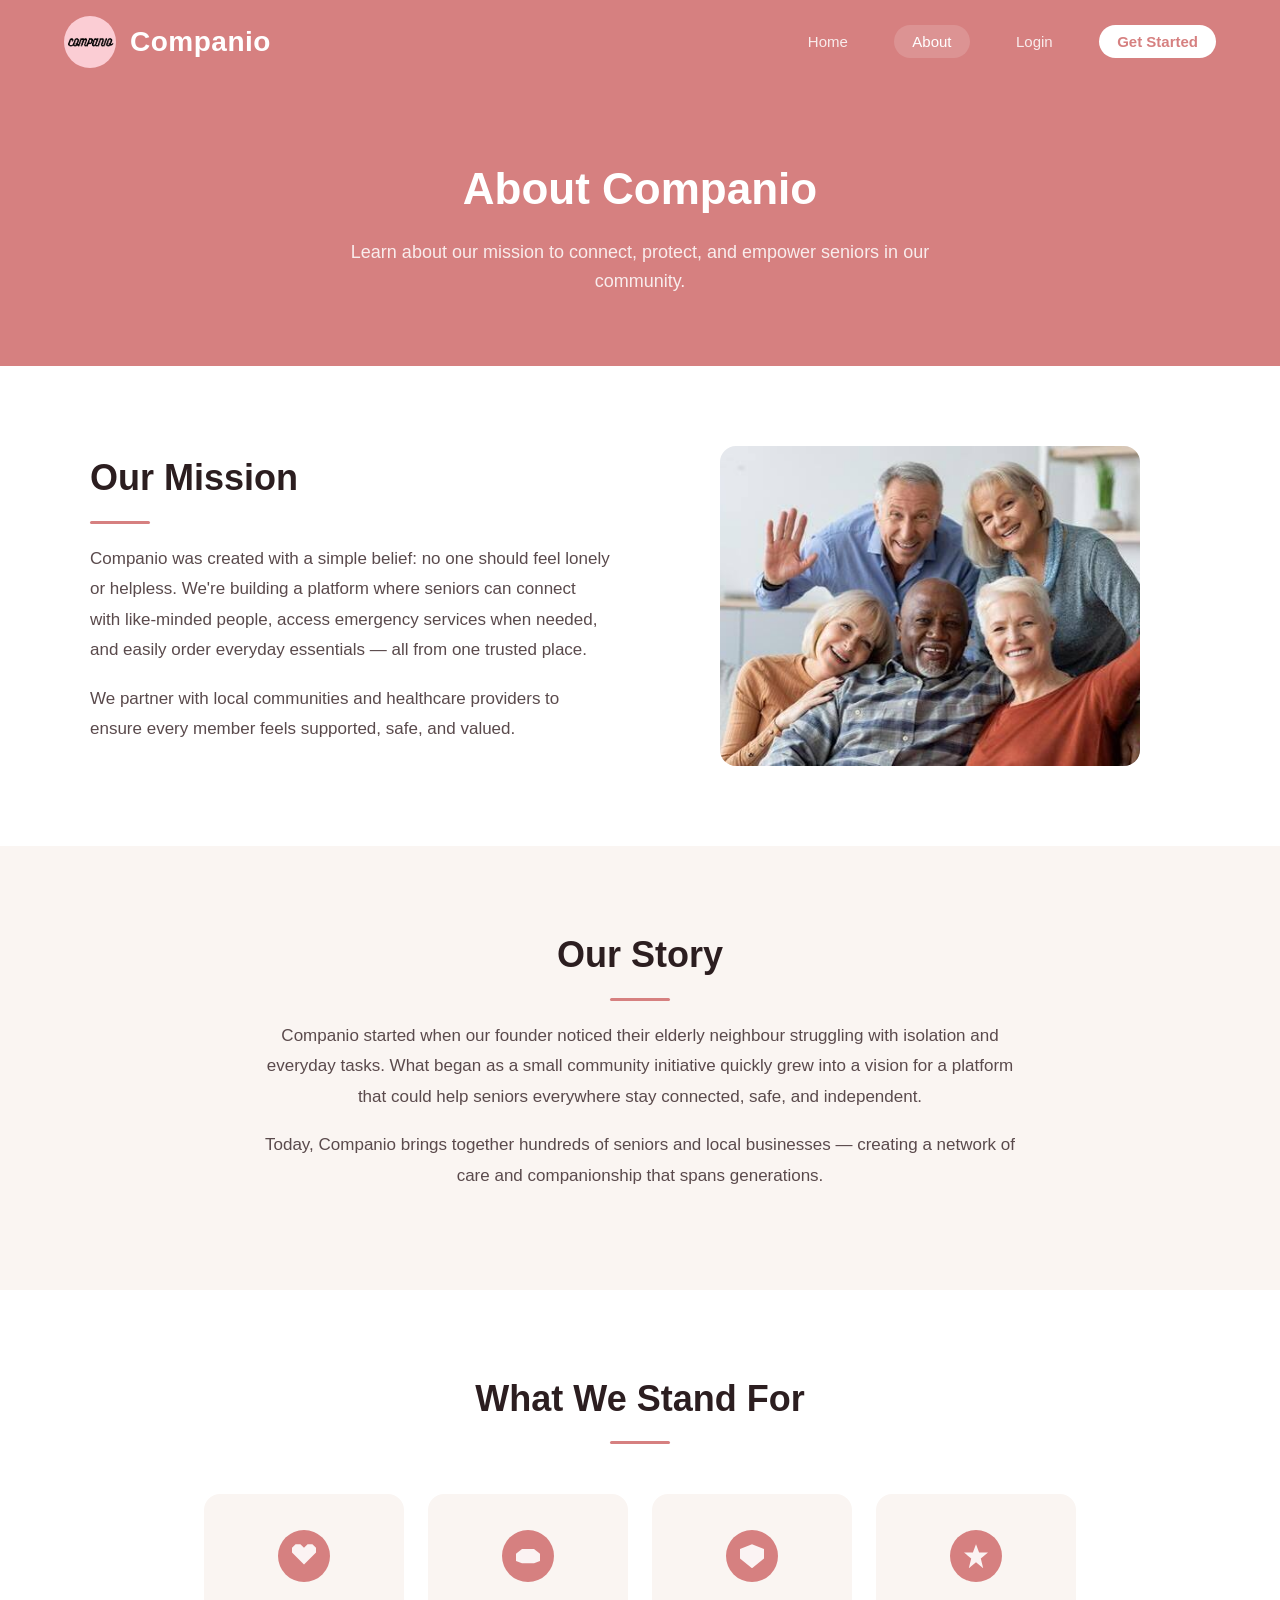
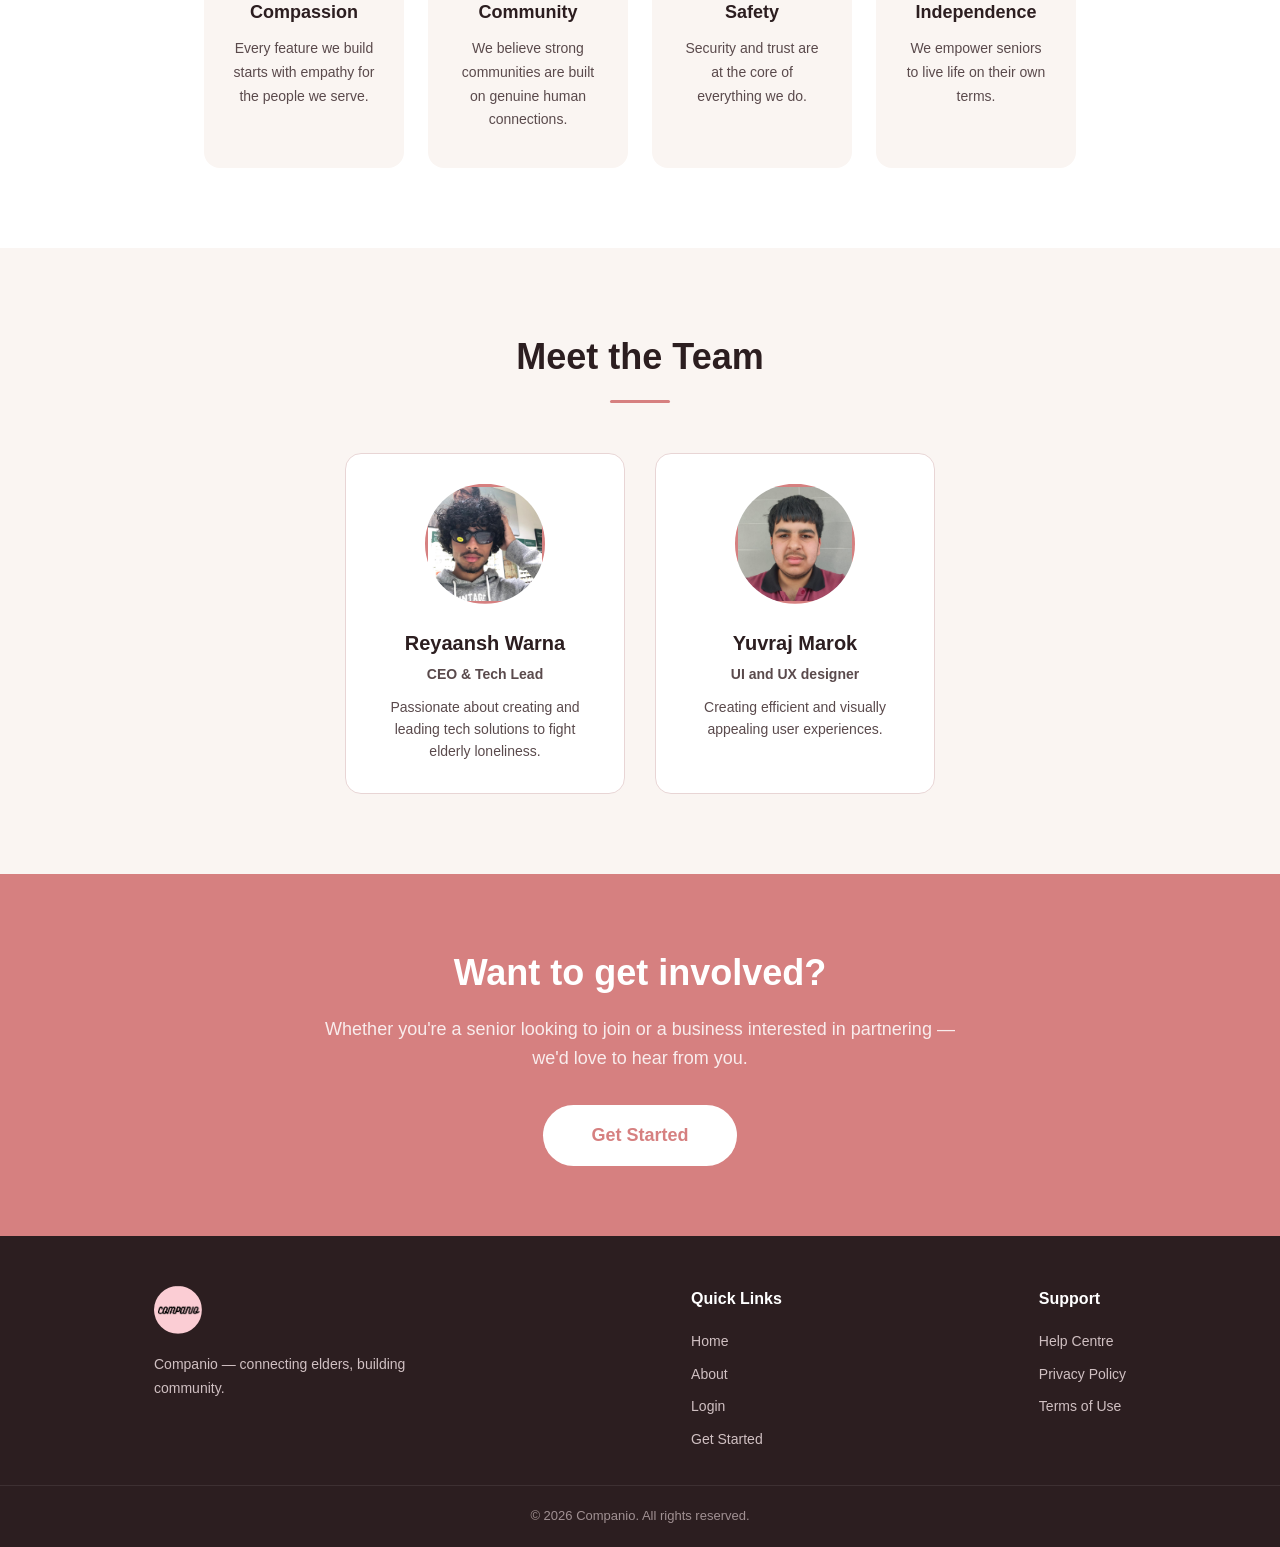
<file: About-Page/about.html>
<!DOCTYPE html>
<html lang="en">
<head>
    <meta charset="UTF-8">
    <meta name="viewport" content="width=device-width, initial-scale=1.0">
    <title>About — Companio</title>
    <link rel="stylesheet" href="about.css">
    <link rel="icon" type="image/x-icon" href="../Assets/Companio Favicon.png">
    <script src="about.js" defer></script>
</head>
<body>

    
    <header>
        <div class="logo-area">
            <img src="../Assets/Companio (1).png" alt="Companio Logo" class="circle-clip">
            <h1>Companio</h1>
        </div>
        <nav>
            <a href="../index.html">Home</a>
            <a href="#" class="active">About</a>
            <a href="../Login-Page/Login.html">Login</a>
            <a href="../Get-Started/Get-started.html" class="cta-btn">Get Started</a>
        </nav>
    </header>

    <section class="page-banner">
        <h1>About Companio</h1>
        <p>Learn about our mission to connect, protect, and empower seniors in our community.</p>
    </section>

    <section class="mission">
        <div class="mission-content">
            <div class="mission-text">
                <h2>Our Mission</h2>
                <p>Companio was created with a simple belief: no one should feel lonely or helpless. We're building a platform where seniors can connect with like-minded people, access emergency services when needed, and easily order everyday essentials — all from one trusted place.</p>
                <p>We partner with local communities and healthcare providers to ensure every member feels supported, safe, and valued.</p>
            </div>
            <div class="mission-image">
                <img src="../Assets/old_people_together_3.jpeg" alt="Seniors together" class="rounded-img">
            </div>
        </div>
    </section>

    <section class="story">
        <h2>Our Story</h2>
        <p>Companio started when our founder noticed their elderly neighbour struggling with isolation and everyday tasks. What began as a small community initiative quickly grew into a vision for a platform that could help seniors everywhere stay connected, safe, and independent.</p>
        <p>Today, Companio brings together hundreds of seniors and local businesses — creating a network of care and companionship that spans generations.</p>
    </section>

    <section class="values">
        <h2>What We Stand For</h2>
        <div class="values-grid">
            <div class="value-card">
                <div class="value-icon icon-heart"></div>
                <h3>Compassion</h3>
                <p>Every feature we build starts with empathy for the people we serve.</p>
            </div>
            <div class="value-card">
                <div class="value-icon icon-handshake"></div>
                <h3>Community</h3>
                <p>We believe strong communities are built on genuine human connections.</p>
            </div>
            <div class="value-card">
                <div class="value-icon icon-shield"></div>
                <h3>Safety</h3>
                <p>Security and trust are at the core of everything we do.</p>
            </div>
            <div class="value-card">
                <div class="value-icon icon-star"></div>
                <h3>Independence</h3>
                <p>We empower seniors to live life on their own terms.</p>
            </div>
        </div>
    </section>

    <section class="team">
        <h2>Meet the Team</h2>
        <div class="team-grid">
            <div class="team-card">
                <img src="../Assets/Reyaansh_Warna.jpeg" alt="Founder" class="team-img">
                <h3>Reyaansh Warna</h3>
                <p class="team-role">CEO & Tech Lead</p>
                <p>Passionate about creating and leading tech solutions to fight elderly loneliness.</p>
            </div>
            <div class="team-card">
                <img src="../Assets/Yuvraj_Marok.jpeg" alt="Community Lead" class="team-img">
                <h3>Yuvraj Marok</h3>
                <p class="team-role">UI and UX designer</p>
                <p>Creating efficient and visually appealing user experiences.</p>
            </div>
        </div>
    </section>

    <section class="cta-section">
        <h2>Want to get involved?</h2>
        <p>Whether you're a senior looking to join or a business interested in partnering — we'd love to hear from you.</p>
        <a href="../Get-Started/Get-started.html" class="btn btn-primary btn-lg">Get Started</a>
    </section>


    <footer>
        <div class="footer-content">
            <div class="footer-brand">
                <img src="../Assets/Companio (1).png" alt="Companio Logo" class="footer-logo">
                <p>Companio — connecting elders, building community.</p>
            </div>
            <div class="footer-links">
                <h4>Quick Links</h4>
                <a href="../index.html">Home</a>
                <a href="#">About</a>
                <a href="../Login-Page/Login.html">Login</a>
                <a href="../Get-Started/Get-started.html">Get Started</a>
            </div>
            <div class="footer-links">
                <h4>Support</h4>
                <a href="#">Help Centre</a>
                <a href="#">Privacy Policy</a>
                <a href="#">Terms of Use</a>
            </div>
        </div>
        <div class="footer-bottom">
            <p>&copy; 2026 Companio. All rights reserved.</p>
        </div>
    </footer>

</body>
</html>
</file>
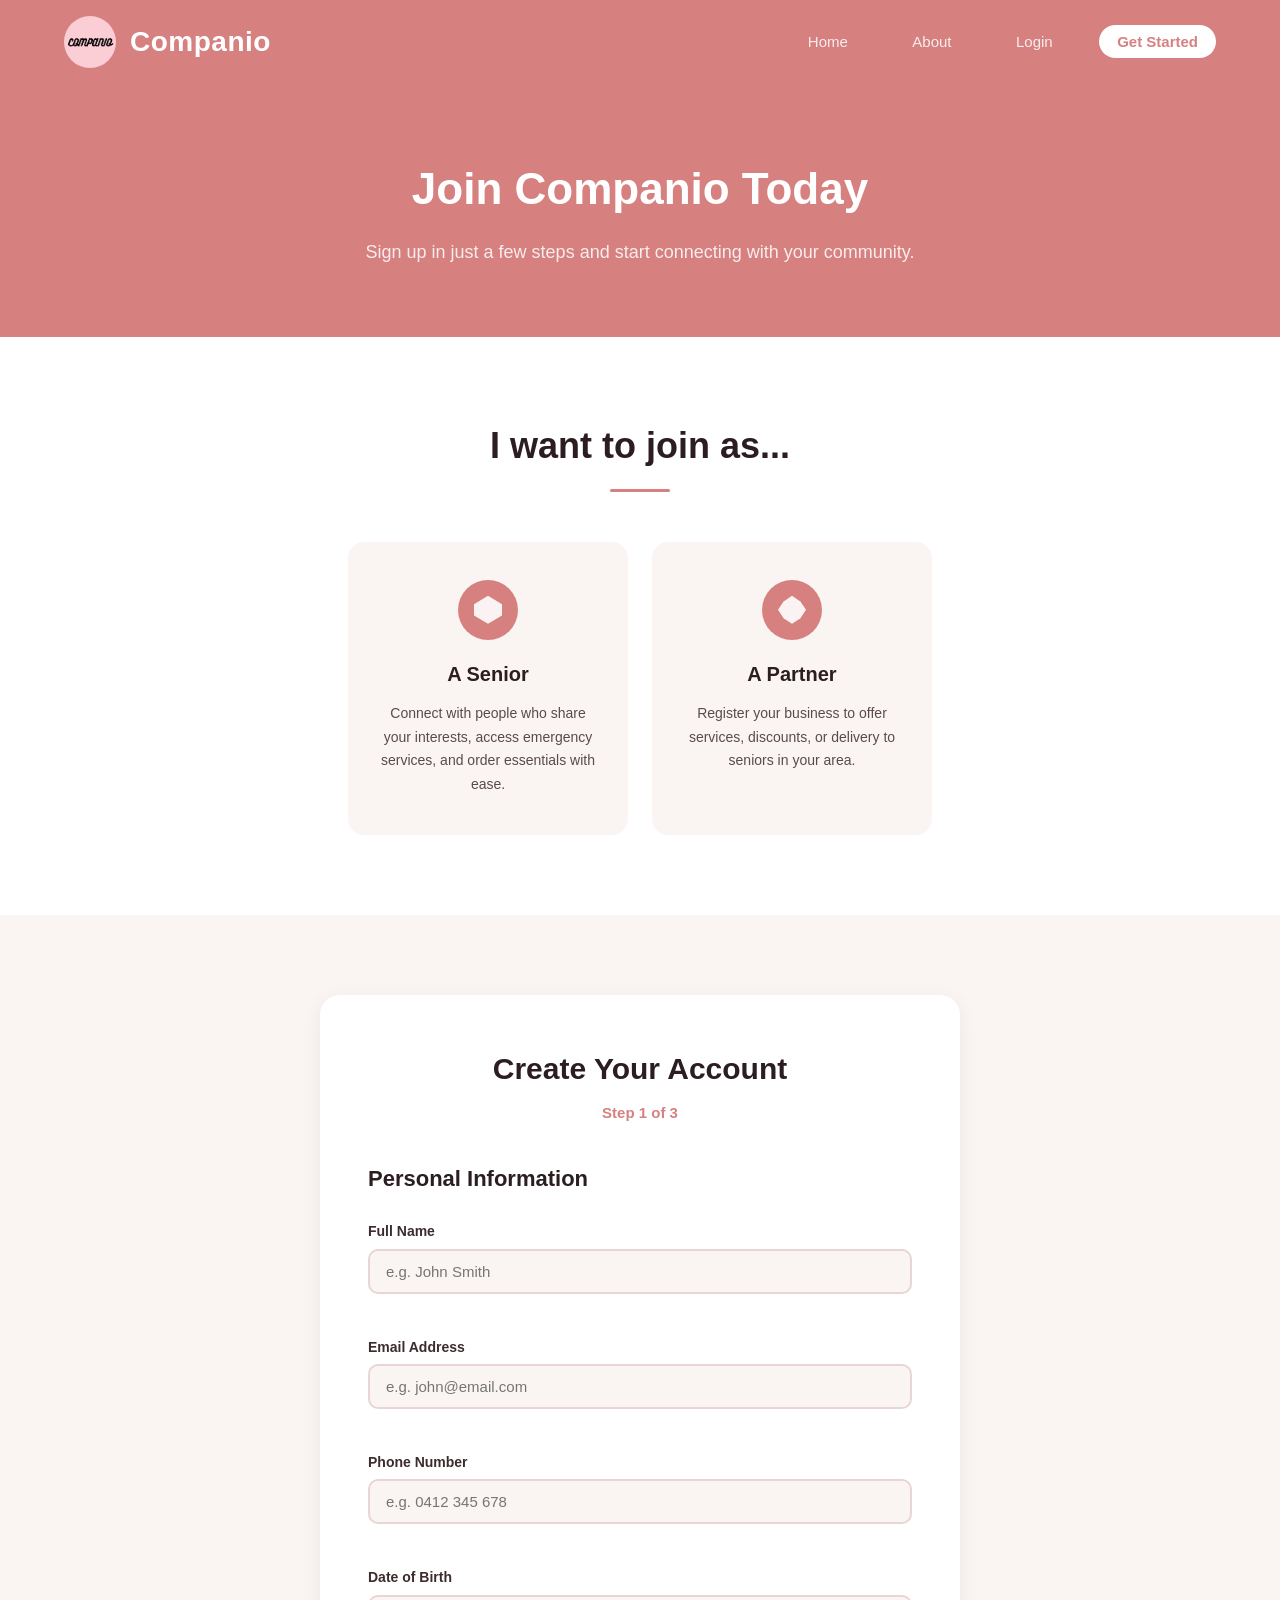
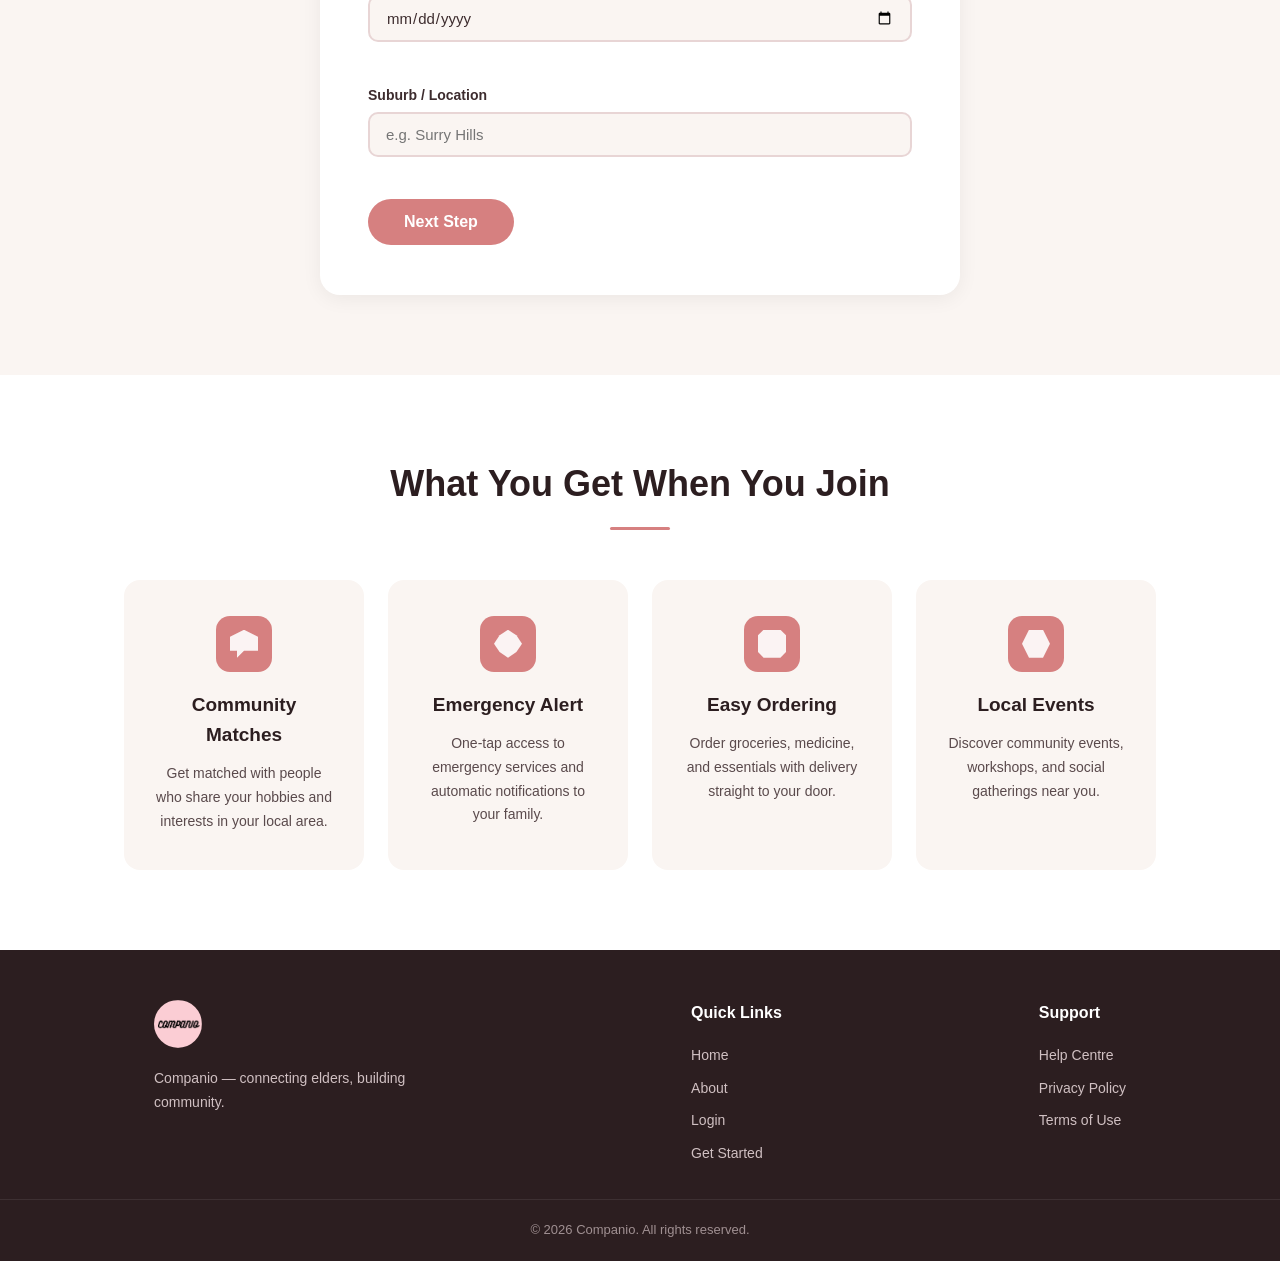
<file: Get-Started/Get-started.html>
<!DOCTYPE html>
<html lang="en">
<head>
    <meta charset="UTF-8">
    <meta name="viewport" content="width=device-width, initial-scale=1.0">
    <title>Get Started — Companio</title>
    <link rel="stylesheet" href="Get-started.css">
    <link rel="icon" type="image/x-icon" href="../Assets/Companio Favicon.png">
    <script src="Get-started.js" defer></script>
</head>
<body>

    <header>
        <div class="logo-area">
            <img src="../Assets/Companio (1).png" alt="Companio Logo" class="circle-clip">
            <h1>Companio</h1>
        </div>
        <nav>
            <a href="../index.html">Home</a>
            <a href="../About-Page/about.html">About</a>
            <a href="../Login-Page/Login.html">Login</a>
            <a href="#" class="cta-btn active">Get Started</a>
        </nav>
    </header>

   
    <section class="page-banner">
        <h1>Join Companio Today</h1>
        <p>Sign up in just a few steps and start connecting with your community.</p>
    </section>

    
    <section class="role-selector">
        <h2>I want to join as...</h2>
        <div class="role-grid">
            <div class="role-card" data-role="senior">
                <div class="role-icon icon-senior"></div>
                <h3>A Senior</h3>
                <p>Connect with people who share your interests, access emergency services, and order essentials with ease.</p>
            </div>
            <div class="role-card" data-role="partner">
                <div class="role-icon icon-partner"></div>
                <h3>A Partner</h3>
                <p>Register your business to offer services, discounts, or delivery to seniors in your area.</p>
            </div>
        </div>
    </section>

    
    <section class="signup-section">
        <div class="form-container">
            <div class="form-header">
                <h2>Create Your Account</h2>
                <p class="form-step-text" id="senior-form-label">Step <span id="step-indicator">1</span> of 3</p>
                <p class="form-step-text hidden" id="business-form-label">Business Registration</p>
            </div>


            <form id="signup-form" novalidate>

                <div class="form-step" id="step-1">
                    <h3>Personal Information</h3>
                    <div class="form-group">
                        <label for="full-name">Full Name</label>
                        <input type="text" id="full-name" name="full-name" placeholder="e.g. John Smith" required>
                        <span class="error-msg"></span>
                    </div>
                    <div class="form-group">
                        <label for="email">Email Address</label>
                        <input type="email" id="email" name="email" placeholder="e.g. john@email.com" required>
                        <span class="error-msg"></span>
                    </div>
                    <div class="form-group">
                        <label for="phone">Phone Number</label>
                        <input type="tel" id="phone" name="phone" placeholder="e.g. 0412 345 678" required>
                        <span class="error-msg"></span>
                    </div>
                    <div class="form-group">
                        <label for="dob">Date of Birth</label>
                        <input type="date" id="dob" name="dob" required>
                        <span class="error-msg"></span>
                    </div>
                    <div class="form-group">
                        <label for="location">Suburb / Location</label>
                        <input type="text" id="location" name="location" placeholder="e.g. Surry Hills" required>
                        <span class="error-msg"></span>
                    </div>
                    <button type="button" class="btn btn-primary next-step" data-next="2">Next Step</button>
                </div>

                <div class="form-step hidden" id="step-2">
                    <h3>Your Interests</h3>
                    <p class="form-hint">Select all the activities and topics you're interested in.</p>
                    <div class="interests-grid">
                        <label class="interest-tag">
                            <input type="checkbox" name="interests" value="gardening">
                            <span>Gardening</span>
                        </label>
                        <label class="interest-tag">
                            <input type="checkbox" name="interests" value="reading">
                            <span>Reading</span>
                        </label>
                        <label class="interest-tag">
                            <input type="checkbox" name="interests" value="music">
                            <span>Music</span>
                        </label>
                        <label class="interest-tag">
                            <input type="checkbox" name="interests" value="walking">
                            <span>Walking</span>
                        </label>
                        <label class="interest-tag">
                            <input type="checkbox" name="interests" value="cooking">
                            <span>Cooking</span>
                        </label>
                        <label class="interest-tag">
                            <input type="checkbox" name="interests" value="art">
                            <span>Art & Crafts</span>
                        </label>
                        <label class="interest-tag">
                            <input type="checkbox" name="interests" value="technology">
                            <span>Technology</span>
                        </label>
                        <label class="interest-tag">
                            <input type="checkbox" name="interests" value="board-games">
                            <span>Board Games</span>
                        </label>
                        <label class="interest-tag">
                            <input type="checkbox" name="interests" value="yoga">
                            <span>Yoga & Meditation</span>
                        </label>
                    </div>
                    <div class="form-nav">
                        <button type="button" class="btn btn-secondary prev-step" data-prev="1">Back</button>
                        <button type="button" class="btn btn-primary next-step" data-next="3">Next Step</button>
                    </div>
                </div>

                <div class="form-step hidden" id="step-3">
                    <h3>Almost Done!</h3>

                    <div class="form-group">
                        <label for="password">Create a Password</label>
                        <input type="password" id="password" name="password" placeholder="At least 8 characters" minlength="8" required>
                        <span class="error-msg"></span>
                    </div>
                    <div class="form-group">
                        <label for="confirm-password">Confirm Password</label>
                        <input type="password" id="confirm-password" name="confirm-password" placeholder="Re-enter your password" required>
                        <span class="error-msg"></span>
                    </div>

                    <h4 class="emergency-heading">Emergency Contact (Optional)</h4>
                    <p class="form-hint">Someone we can notify in case of an emergency.</p>

                    <div class="form-group">
                        <label for="emergency-name">Contact Name</label>
                        <input type="text" id="emergency-name" name="emergency-name" placeholder="e.g. Jane Smith">
                    </div>
                    <div class="form-group">
                        <label for="emergency-phone">Contact Phone</label>
                        <input type="tel" id="emergency-phone" name="emergency-phone" placeholder="e.g. 0411 222 333">
                    </div>

                    <div class="form-group">
                        <label class="checkbox-label">
                            <input type="checkbox" id="terms" name="terms" required>
                            <span>I agree to the <a href="#">Terms of Service</a> and <a href="#">Privacy Policy</a></span>
                        </label>
                        <span class="error-msg"></span>
                    </div>

                    <div class="form-nav">
                        <button type="button" class="btn btn-secondary prev-step" data-prev="2">Back</button>
                        <button type="submit" class="btn btn-primary">Create Account</button>
                    </div>
                </div>

            </form>


            <form id="business-signup-form" class="hidden" novalidate>
                <div class="form-group">
                    <label for="business-owner-name">Your Full Name</label>
                    <input type="text" id="business-owner-name" name="business-owner-name" placeholder="e.g. John Smith" required>
                    <span class="error-msg"></span>
                </div>
                <div class="form-group">
                    <label for="business-name">Business Name</label>
                    <input type="text" id="business-name" name="business-name" placeholder="e.g. Smith's Grocery" required>
                    <span class="error-msg"></span>
                </div>
                <div class="form-group">
                    <label for="business-email">Business Email Address</label>
                    <input type="email" id="business-email" name="business-email" placeholder="e.g. hello@business.com" required>
                    <span class="error-msg"></span>
                </div>
                <div class="form-group">
                    <label for="business-phone">Business Phone Number</label>
                    <input type="tel" id="business-phone" name="business-phone" placeholder="e.g. 02 9123 4567" required>
                    <span class="error-msg"></span>
                </div>
                <div class="form-group">
                    <label for="business-address">Business Address</label>
                    <input type="text" id="business-address" name="business-address" placeholder="e.g. 123 Main St, Surry Hills" required>
                    <span class="error-msg"></span>
                </div>
                <div class="form-group">
                    <label for="business-abn">ABN (Optional)</label>
                    <input type="text" id="business-abn" name="business-abn" placeholder="e.g. 12 345 678 901">
                    <span class="error-msg"></span>
                </div>
                <div class="form-group">
                    <label for="business-category">Business Category</label>
                    <select id="business-category" name="business-category" required>
                        <option value="" disabled selected>Select a category</option>
                        <option value="grocery">Grocery & Food</option>
                        <option value="pharmacy">Pharmacy & Health</option>
                        <option value="transport">Transport & Delivery</option>
                        <option value="services">Home Services</option>
                        <option value="wellness">Wellness & Care</option>
                        <option value="retail">Retail & Shopping</option>
                        <option value="other">Other</option>
                    </select>
                    <span class="error-msg"></span>
                </div>
                <div class="form-group">
                    <label for="business-description">Brief Description of Services</label>
                    <textarea id="business-description" name="business-description" placeholder="Tell us about the services or products you offer to seniors..." rows="3" required></textarea>
                    <span class="error-msg"></span>
                </div>
                <div class="form-group">
                    <label for="business-password">Create a Password</label>
                    <input type="password" id="business-password" name="business-password" placeholder="At least 8 characters" minlength="8" required>
                    <span class="error-msg"></span>
                </div>
                <div class="form-group">
                    <label for="business-confirm-password">Confirm Password</label>
                    <input type="password" id="business-confirm-password" name="business-confirm-password" placeholder="Re-enter your password" required>
                    <span class="error-msg"></span>
                </div>
                <div class="form-group">
                    <label class="checkbox-label">
                        <input type="checkbox" id="business-terms" name="business-terms" required>
                        <span>I agree to the <a href="#">Terms of Service</a> and <a href="#">Privacy Policy</a></span>
                    </label>
                    <span class="error-msg"></span>
                </div>
                <button type="submit" class="btn btn-primary btn-full">Register Business</button>
            </form>
        </div>
    </section>

    
    <section class="benefits">
        <h2>What You Get When You Join</h2>
        <div class="benefits-grid">
            <div class="benefit-card">
                <div class="benefit-icon icon-community"></div>
                <h3>Community Matches</h3>
                <p>Get matched with people who share your hobbies and interests in your local area.</p>
            </div>
            <div class="benefit-card">
                <div class="benefit-icon icon-alert"></div>
                <h3>Emergency Alert</h3>
                <p>One-tap access to emergency services and automatic notifications to your family.</p>
            </div>
            <div class="benefit-card">
                <div class="benefit-icon icon-cart"></div>
                <h3>Easy Ordering</h3>
                <p>Order groceries, medicine, and essentials with delivery straight to your door.</p>
            </div>
            <div class="benefit-card">
                <div class="benefit-icon icon-events"></div>
                <h3>Local Events</h3>
                <p>Discover community events, workshops, and social gatherings near you.</p>
            </div>
        </div>
    </section>

    
    <div class="success-overlay hidden" id="success-overlay">
        <div class="success-card">
            <div class="success-icon">&#10003;</div>
            <h2>Welcome to Companio!</h2>
            <p>Your account has been created successfully. Check your email to verify your account and start connecting with your community.</p>
            <a href="../index.html" class="btn btn-primary">Go to Home</a>
        </div>
    </div>

   
    <footer>
        <div class="footer-content">
            <div class="footer-brand">
                <img src="../Assets/Companio (1).png" alt="Companio Logo" class="footer-logo">
                <p>Companio — connecting elders, building community.</p>
            </div>
            <div class="footer-links">
                <h4>Quick Links</h4>
                <a href="../index.html">Home</a>
                <a href="../About-Page/about.html">About</a>
                <a href="../Login-Page/Login.html">Login</a>
                <a href="#">Get Started</a>
            </div>
            <div class="footer-links">
                <h4>Support</h4>
                <a href="#">Help Centre</a>
                <a href="#">Privacy Policy</a>
                <a href="#">Terms of Use</a>
            </div>
        </div>
        <div class="footer-bottom">
            <p>&copy; 2026 Companio. All rights reserved.</p>
        </div>
    </footer>

</body>
</html>
</file>
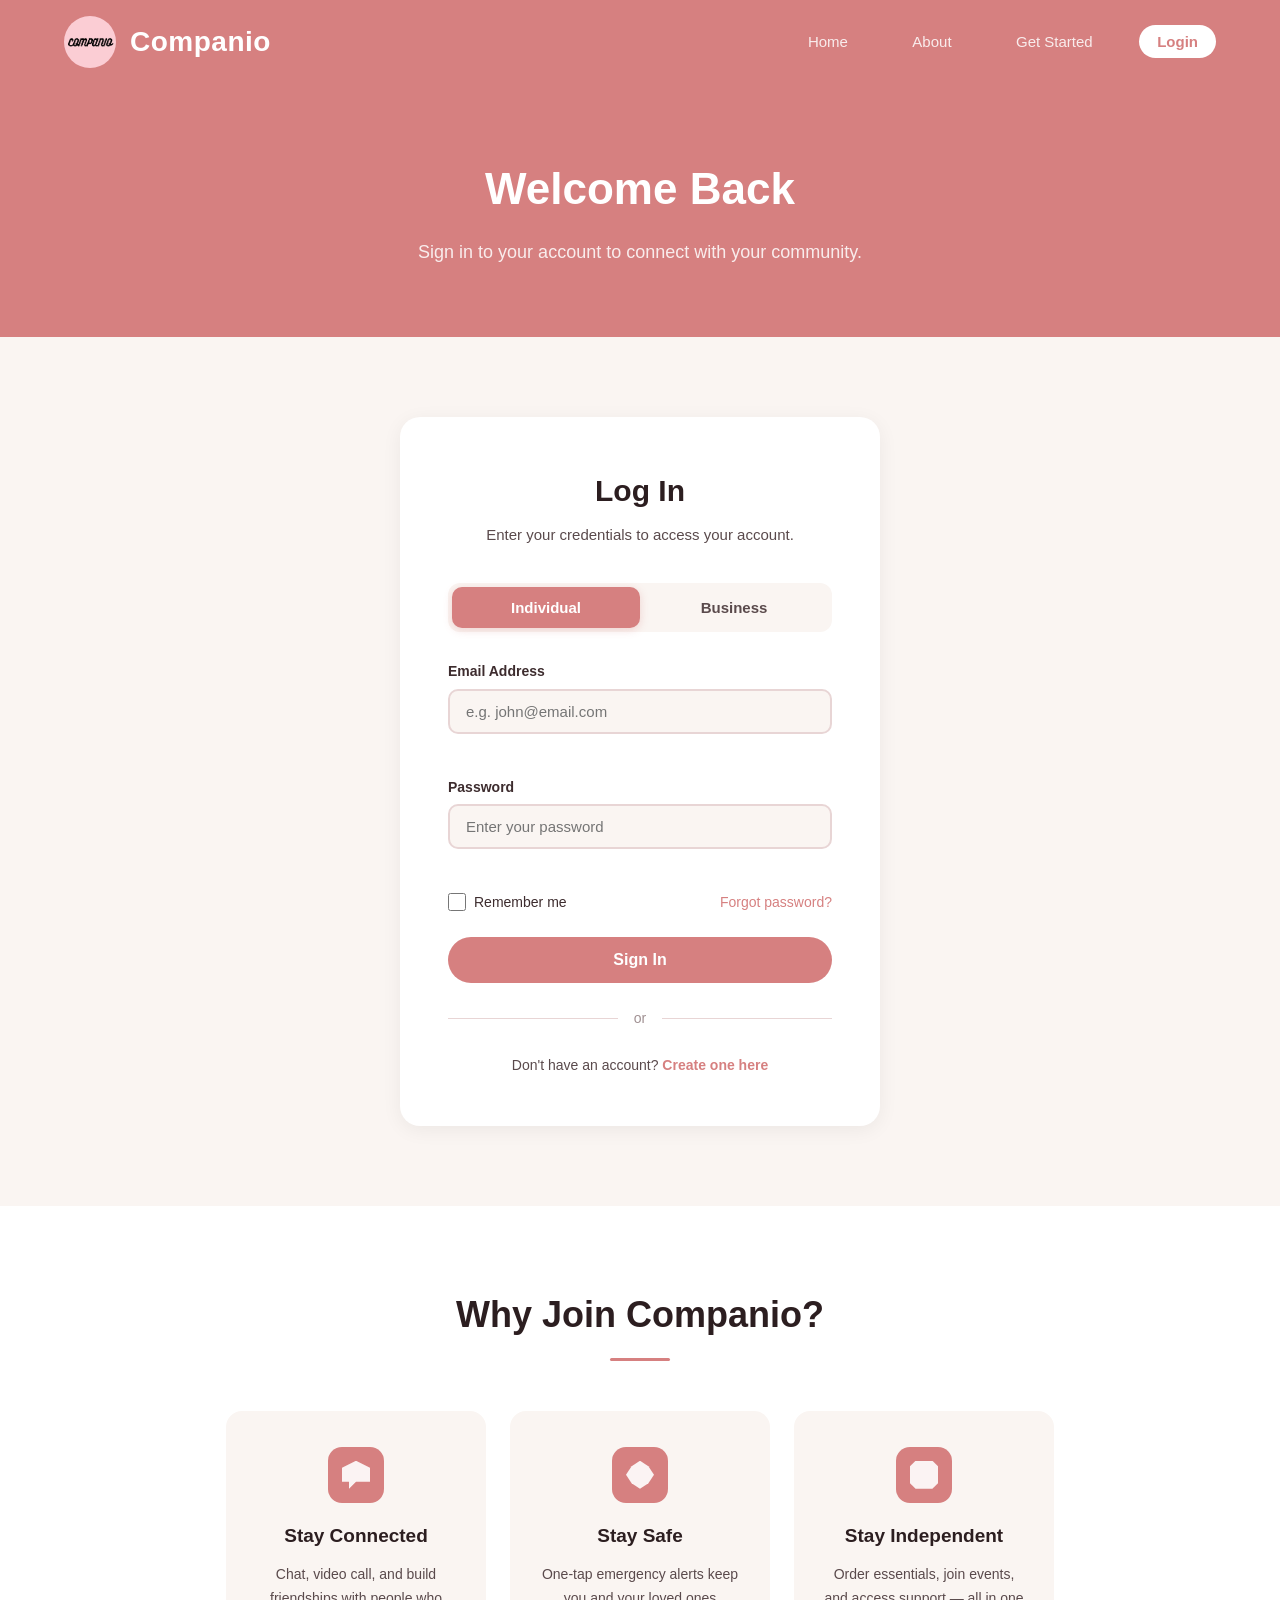
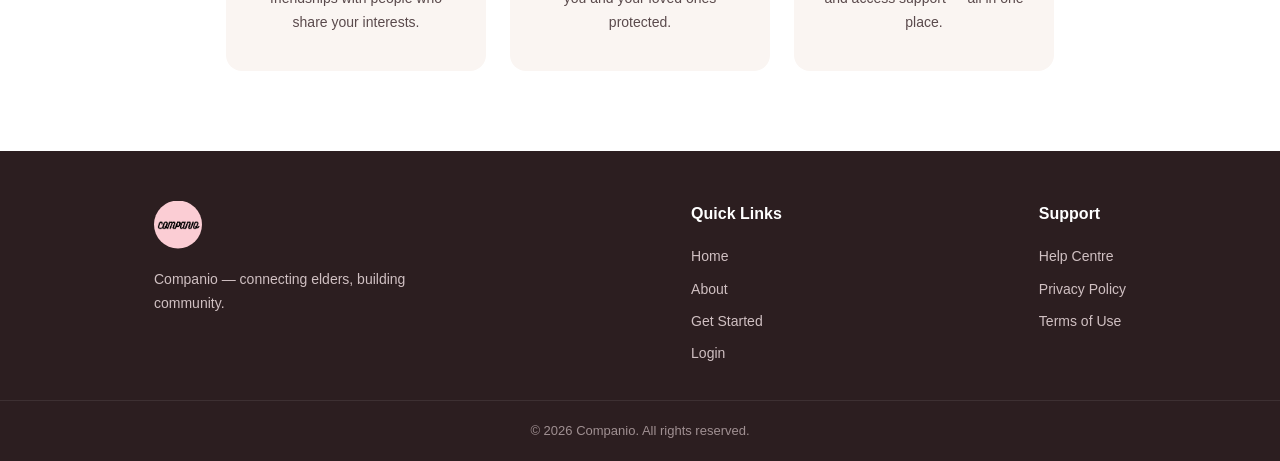
<file: Login-Page/Login.html>
<!DOCTYPE html>
<html lang="en">
<head>
    <meta charset="UTF-8">
    <meta name="viewport" content="width=device-width, initial-scale=1.0">
    <title>Login — Companio</title>
    <link rel="stylesheet" href="Login.css">
    <link rel="icon" type="image/x-icon" href="../Assets/Companio Favicon.png">
    <script src="Login.js" defer></script>
</head>
<body>


    <header>
        <div class="logo-area">
            <img src="../Assets/Companio (1).png" alt="Companio Logo" class="circle-clip">
            <h1>Companio</h1>
        </div>
        <nav>
            <a href="../index.html">Home</a>
            <a href="../About-Page/about.html">About</a>
            <a href="../Get-Started/Get-started.html">Get Started</a>
            <a href="#" class="cta-btn active">Login</a>
        </nav>
    </header>


    <section class="page-banner">
        <h1>Welcome Back</h1>
        <p>Sign in to your account to connect with your community.</p>
    </section>


    <section class="login-section">
        <div class="login-container">
            <div class="form-header">
                <h2>Log In</h2>
                <p>Enter your credentials to access your account.</p>
            </div>

            
            <div class="login-tabs">
                <button class="tab-btn active" data-type="individual">Individual</button>
                <button class="tab-btn" data-type="business">Business</button>
            </div>

            <form id="login-form" novalidate>
                
                <div class="tab-fields" id="fields-individual">
                    <div class="form-group">
                        <label for="email">Email Address</label>
                        <input type="email" id="email" name="email" placeholder="e.g. john@email.com" required autocomplete="email">
                        <span class="error-msg" id="email-error"></span>
                    </div>

                    <div class="form-group">
                        <label for="password">Password</label>
                        <input type="password" id="password" name="password" placeholder="Enter your password" required autocomplete="current-password">
                        <span class="error-msg" id="password-error"></span>
                    </div>
                </div>

                
                <div class="tab-fields hidden" id="fields-business">
                    <div class="form-group">
                        <label for="business-email">Business Email Address</label>
                        <input type="email" id="business-email" name="business-email" placeholder="e.g. hello@business.com" autocomplete="email">
                        <span class="error-msg" id="business-email-error"></span>
                    </div>
                    <div class="form-group">
                        <label for="business-password">Password</label>
                        <input type="password" id="business-password" name="business-password" placeholder="Enter your password" autocomplete="current-password">
                        <span class="error-msg" id="business-password-error"></span>
                    </div>
                    <div class="form-group">
                        <label for="business-name">Business Name</label>
                        <input type="text" id="business-name" name="business-name" placeholder="e.g. Smith's Grocery">
                        <span class="error-msg" id="business-name-error"></span>
                    </div>
                    <div class="form-group">
                        <label for="abn">ABN (Optional)</label>
                        <input type="text" id="abn" name="abn" placeholder="e.g. 12 345 678 901">
                        <span class="error-msg" id="abn-error"></span>
                    </div>
                </div>

                <div class="form-options">
                    <label class="checkbox-label">
                        <input type="checkbox" id="remember" name="remember">
                        <span>Remember me</span>
                    </label>
                    <a href="#" class="forgot-link">Forgot password?</a>
                </div>

                <button type="submit" class="btn btn-primary btn-full">Sign In</button>

                <div class="form-divider">
                    <span>or</span>
                </div>

                <p class="signup-prompt">
                    Don't have an account? <a href="../Get-Started/Get-started.html">Create one here</a>
                </p>
            </form>
        </div>
    </section>


    <section class="features-reminder">
        <h2>Why Join Companio?</h2>
        <div class="reminder-grid">
            <div class="reminder-card">
                <div class="reminder-icon icon-connect"></div>
                <h3>Stay Connected</h3>
                <p>Chat, video call, and build friendships with people who share your interests.</p>
            </div>
            <div class="reminder-card">
                <div class="reminder-icon icon-safe"></div>
                <h3>Stay Safe</h3>
                <p>One-tap emergency alerts keep you and your loved ones protected.</p>
            </div>
            <div class="reminder-card">
                <div class="reminder-icon icon-easy"></div>
                <h3>Stay Independent</h3>
                <p>Order essentials, join events, and access support — all in one place.</p>
            </div>
        </div>
    </section>


    <footer>
        <div class="footer-content">
            <div class="footer-brand">
                <img src="../Assets/Companio (1).png" alt="Companio Logo" class="footer-logo">
                <p>Companio — connecting elders, building community.</p>
            </div>
            <div class="footer-links">
                <h4>Quick Links</h4>
                <a href="../index.html">Home</a>
                <a href="../About-Page/about.html">About</a>
                <a href="../Get-Started/Get-started.html">Get Started</a>
                <a href="#">Login</a>
            </div>
            <div class="footer-links">
                <h4>Support</h4>
                <a href="#">Help Centre</a>
                <a href="#">Privacy Policy</a>
                <a href="#">Terms of Use</a>
            </div>
        </div>
        <div class="footer-bottom">
            <p>&copy; 2026 Companio. All rights reserved.</p>
        </div>
    </footer>

</body>
</html>
</file>
<file: About-Page/about.css>
* {
    margin: 0;
    padding: 0;
    box-sizing: border-box;
}

body {
    font-family: 'Segoe UI', 'Helvetica Neue', Arial, sans-serif;
    background-color: #faf5f2;
    color: #3d2c2e;
    min-height: 100vh;
    line-height: 1.6;
}


header {
    background: #d68080;
    padding: 16px 5%;
    display: flex;
    align-items: center;
    justify-content: space-between;
    position: sticky;
    top: 0;
    z-index: 100;
}

.logo-area {
    display: flex;
    align-items: center;
    gap: 14px;
}

.logo-area .circle-clip {
    width: 52px;
    height: 52px;
    clip-path: circle(50% at 50% 50%);
    object-fit: cover;
}

.logo-area h1 {
    font-size: 28px;
    color: #fff;
    font-weight: 700;
    letter-spacing: 0.5px;
}

nav a {
    color: rgba(255,255,255,0.85);
    text-decoration: none;
    margin-left: 24px;
    font-size: 15px;
    font-weight: 500;
    padding: 8px 18px;
    border-radius: 20px;
    transition: all 0.3s;
}

nav a:hover,
nav a.active {
    color: #fff;
    background: rgba(255,255,255,0.15);
}

nav a.cta-btn {
    background: #fff;
    color: #d68080;
    font-weight: 600;
}

nav a.cta-btn:hover {
    background: #f5e6e6;
}


.page-banner {
    background: #d68080;
    color: #fff;
    text-align: center;
    padding: 70px 5%;
}

.page-banner h1 {
    font-size: 44px;
    font-weight: 800;
    margin-bottom: 14px;
}

.page-banner p {
    font-size: 18px;
    color: rgba(255,255,255,0.85);
    max-width: 600px;
    margin: 0 auto;
}


.mission {
    background: #fff;
    padding: 80px 5%;
}

.mission-content {
    display: flex;
    align-items: center;
    gap: 60px;
    max-width: 1100px;
    margin: 0 auto;
}

.mission-text {
    flex: 1;
}

.mission-text h2 {
    font-size: 36px;
    color: #2c1e20;
    margin-bottom: 20px;
}

.mission-text h2::after {
    content: '';
    display: block;
    width: 60px;
    height: 3px;
    background: #d68080;
    margin: 14px 0 0;
    border-radius: 2px;
}

.mission-text p {
    font-size: 17px;
    color: #5a4a4c;
    line-height: 1.8;
    margin-bottom: 18px;
}

.mission-image {
    flex: 1;
    display: flex;
    justify-content: center;
}

.rounded-img {
    width: 100%;
    max-width: 420px;
    height: 320px;
    object-fit: cover;
    border-radius: 16px;
}


.story {
    background: #faf5f2;
    text-align: center;
    padding: 80px 5%;
}

.story h2 {
    font-size: 36px;
    color: #2c1e20;
    margin-bottom: 20px;
}

.story h2::after {
    content: '';
    display: block;
    width: 60px;
    height: 3px;
    background: #d68080;
    margin: 14px auto 0;
    border-radius: 2px;
}

.story p {
    font-size: 17px;
    color: #5a4a4c;
    line-height: 1.8;
    max-width: 750px;
    margin: 0 auto 18px;
}


.animate-on-scroll {
    opacity: 0;
    transform: translateY(30px);
    transition: opacity 0.6s ease-out, transform 0.6s ease-out;
}

.animate-on-scroll.visible {
    opacity: 1;
    transform: translateY(0);
}

.value-card, .team-card {
    transition: opacity 0.6s ease-out, transform 0.6s ease-out, transform 0.3s;
}

.page-banner.banner-animate h1 {
    animation: fadeInDown 0.8s ease-out;
}

.page-banner.banner-animate p {
    animation: fadeInUp 0.8s ease-out 0.2s both;
}

@keyframes fadeInDown {
    from { opacity: 0; transform: translateY(-20px); }
    to { opacity: 1; transform: translateY(0); }
}

@keyframes fadeInUp {
    from { opacity: 0; transform: translateY(20px); }
    to { opacity: 1; transform: translateY(0); }
}

header {
    transition: padding 0.3s ease, box-shadow 0.3s ease;
}

header.header-scrolled {
    padding: 10px 5%;
    box-shadow: 0 4px 20px rgba(0,0,0,0.15);
}


.values {
    background: #fff;
    padding: 80px 5%;
    text-align: center;
}

.values h2 {
    font-size: 36px;
    color: #2c1e20;
    margin-bottom: 50px;
}

.values h2::after {
    content: '';
    display: block;
    width: 60px;
    height: 3px;
    background: #d68080;
    margin: 14px auto 0;
    border-radius: 2px;
}

.values-grid {
    display: flex;
    gap: 24px;
    justify-content: center;
    max-width: 900px;
    margin: 0 auto;
    flex-wrap: wrap;
}

.value-card {
    background: #faf5f2;
    border-radius: 16px;
    padding: 36px 28px;
    width: 200px;
    text-align: center;
}

.value-card:hover {
    transform: translateY(-4px);
}

.value-icon {
    width: 52px;
    height: 52px;
    margin: 0 auto 16px;
    background: #d68080;
    border-radius: 50%;
    display: flex;
    align-items: center;
    justify-content: center;
}

.icon-heart::after {
    content: '';
    width: 24px;
    height: 24px;
    background: rgba(255,255,255,0.9);
    clip-path: polygon(50% 15%, 65% 0%, 85% 0%, 100% 15%, 100% 35%, 50% 85%, 0% 35%, 0% 15%, 15% 0%, 35% 0%);
}

.icon-handshake::after {
    content: '';
    width: 24px;
    height: 24px;
    background: rgba(255,255,255,0.9);
    clip-path: polygon(0% 40%, 25% 20%, 50% 20%, 75% 20%, 100% 40%, 100% 70%, 75% 80%, 50% 80%, 25% 80%, 0% 70%);
}

.icon-shield::after {
    content: '';
    width: 24px;
    height: 24px;
    background: rgba(255,255,255,0.9);
    clip-path: polygon(50% 0%, 100% 20%, 100% 60%, 50% 100%, 0% 60%, 0% 20%);
}

.icon-star::after {
    content: '';
    width: 24px;
    height: 24px;
    background: rgba(255,255,255,0.9);
    clip-path: polygon(50% 0%, 63% 35%, 100% 35%, 70% 60%, 80% 100%, 50% 75%, 20% 100%, 30% 60%, 0% 35%, 37% 35%);
}

.value-card h3 {
    font-size: 18px;
    color: #2c1e20;
    margin-bottom: 10px;
    font-weight: 700;
}

.value-card p {
    font-size: 14px;
    color: #5a4a4c;
    line-height: 1.7;
}


.team {
    background: #faf5f2;
    padding: 80px 5%;
    text-align: center;
}

.team h2 {
    font-size: 36px;
    color: #2c1e20;
    margin-bottom: 50px;
}

.team h2::after {
    content: '';
    display: block;
    width: 60px;
    height: 3px;
    background: #d68080;
    margin: 14px auto 0;
    border-radius: 2px;
}

.team-grid {
    display: flex;
    gap: 30px;
    justify-content: center;
    max-width: 1000px;
    margin: 0 auto;
    flex-wrap: wrap;
}

.team-card {
    background: #fff;
    border-radius: 16px;
    padding: 30px;
    width: 280px;
    text-align: center;
    border: 1px solid #e8d5d5;
}

.team-img {
    width: 120px;
    height: 120px;
    clip-path: circle(50% at 50% 50%);
    object-fit: cover;
    margin-bottom: 16px;
    border: 3px solid #d68080;
}

.team-card h3 {
    font-size: 20px;
    color: #2c1e20;
    margin-bottom: 4px;
}

.team-role {
    font-size: 14px;
    color: #d68080;
    font-weight: 600;
    margin-bottom: 10px;
}

.team-card p {
    font-size: 14px;
    color: #5a4a4c;
    line-height: 1.6;
}


.btn {
    display: inline-block;
    padding: 14px 36px;
    border-radius: 50px;
    font-size: 16px;
    font-weight: 600;
    text-decoration: none;
    transition: all 0.25s;
    cursor: pointer;
    border: none;
}

.btn-primary {
    background: #d68080;
    color: #fff;
}

.btn-primary:hover {
    background: #c06f6f;
}

.btn-lg {
    padding: 16px 48px;
    font-size: 18px;
}


.cta-section {
    background: #d68080;
    color: #fff;
    text-align: center;
    padding: 70px 5%;
}

.cta-section h2 {
    font-size: 36px;
    margin-bottom: 14px;
}

.cta-section p {
    font-size: 18px;
    color: rgba(255,255,255,0.85);
    max-width: 650px;
    margin: 0 auto 32px;
}

.cta-section .btn-primary {
    background: #fff;
    color: #d68080;
}

.cta-section .btn-primary:hover {
    background: #f5e6e6;
}


footer {
    background: #2c1e20;
    color: #d0c0c2;
}

.footer-content {
    display: flex;
    justify-content: space-between;
    gap: 40px;
    max-width: 1100px;
    margin: 0 auto;
    padding: 50px 5% 30px;
    flex-wrap: wrap;
}

.footer-brand {
    max-width: 280px;
}

.footer-logo {
    width: 48px;
    height: 48px;
    clip-path: circle(50% at 50% 50%);
    object-fit: cover;
    margin-bottom: 12px;
}

.footer-brand p {
    font-size: 14px;
    line-height: 1.7;
}

.footer-links h4 {
    color: #fff;
    font-size: 16px;
    margin-bottom: 14px;
}

.footer-links a {
    display: block;
    color: #d0c0c2;
    text-decoration: none;
    font-size: 14px;
    padding: 5px 0;
    transition: color 0.3s;
}

.footer-links a:hover {
    color: #d68080;
}

.footer-bottom {
    border-top: 1px solid rgba(255,255,255,0.08);
    padding: 20px 5%;
    text-align: center;
    font-size: 13px;
    color: #a09092;
}


@media (max-width: 900px) {
    .mission-content {
        flex-direction: column;
        text-align: center;
    }

    .mission-text h2::after {
        margin: 14px auto 0;
    }
}

@media (max-width: 768px) {
    header {
        flex-direction: column;
        gap: 12px;
        padding: 16px 5%;
    }

    nav a {
        margin: 0 8px;
        padding: 6px 12px;
        font-size: 14px;
    }

    .page-banner h1 {
        font-size: 32px;
    }

    .value-card {
        width: 100%;
        max-width: 280px;
    }

    .team-card {
        width: 100%;
        max-width: 300px;
    }

    .cta-section h2 {
        font-size: 28px;
    }

    .footer-content {
        flex-direction: column;
        text-align: center;
    }

    .footer-brand {
        max-width: 100%;
    }
}
</file>
<file: Get-Started/Get-started.css>
* {
    margin: 0;
    padding: 0;
    box-sizing: border-box;
}

body {
    font-family: 'Segoe UI', 'Helvetica Neue', Arial, sans-serif;
    background-color: #faf5f2;
    color: #3d2c2e;
    min-height: 100vh;
    line-height: 1.6;
}


header {
    background: #d68080;
    padding: 16px 5%;
    display: flex;
    align-items: center;
    justify-content: space-between;
    position: sticky;
    top: 0;
    z-index: 100;
    transition: padding 0.3s ease, box-shadow 0.3s ease;
}

header.header-scrolled {
    padding: 10px 5%;
    box-shadow: 0 4px 20px rgba(0,0,0,0.15);
}

.logo-area {
    display: flex;
    align-items: center;
    gap: 14px;
}

.logo-area .circle-clip {
    width: 52px;
    height: 52px;
    clip-path: circle(50% at 50% 50%);
    object-fit: cover;
}

.logo-area h1 {
    font-size: 28px;
    color: #fff;
    font-weight: 700;
    letter-spacing: 0.5px;
}

nav a {
    color: rgba(255,255,255,0.85);
    text-decoration: none;
    margin-left: 24px;
    font-size: 15px;
    font-weight: 500;
    padding: 8px 18px;
    border-radius: 20px;
    transition: all 0.3s;
}

nav a:hover,
nav a.active {
    color: #fff;
    background: rgba(255,255,255,0.15);
}

nav a.cta-btn {
    background: #fff;
    color: #d68080;
    font-weight: 600;
}

nav a.cta-btn:hover {
    background: #f5e6e6;
}


.page-banner {
    background: #d68080;
    color: #fff;
    text-align: center;
    padding: 70px 5%;
}

.page-banner h1 {
    font-size: 44px;
    font-weight: 800;
    margin-bottom: 14px;
}

.page-banner p {
    font-size: 18px;
    color: rgba(255,255,255,0.85);
    max-width: 600px;
    margin: 0 auto;
}


.page-banner.banner-animate h1 {
    animation: fadeInDown 0.8s ease-out;
}

.page-banner.banner-animate p {
    animation: fadeInUp 0.8s ease-out 0.2s both;
}

@keyframes fadeInDown {
    from { opacity: 0; transform: translateY(-20px); }
    to { opacity: 1; transform: translateY(0); }
}

@keyframes fadeInUp {
    from { opacity: 0; transform: translateY(20px); }
    to { opacity: 1; transform: translateY(0); }
}


.animate-on-scroll {
    opacity: 0;
    transform: translateY(30px);
    transition: opacity 0.6s ease-out, transform 0.6s ease-out;
}

.animate-on-scroll.visible {
    opacity: 1;
    transform: translateY(0);
}


.role-selector {
    background: #fff;
    padding: 80px 5%;
    text-align: center;
}

.role-selector h2 {
    font-size: 36px;
    color: #2c1e20;
    margin-bottom: 50px;
}

.role-selector h2::after {
    content: '';
    display: block;
    width: 60px;
    height: 3px;
    background: #d68080;
    margin: 14px auto 0;
    border-radius: 2px;
}

.role-grid {
    display: flex;
    gap: 24px;
    justify-content: center;
    max-width: 1000px;
    margin: 0 auto;
    flex-wrap: wrap;
}

.role-card {
    background: #faf5f2;
    border-radius: 16px;
    padding: 36px 28px;
    width: 280px;
    text-align: center;
    cursor: pointer;
    transition: transform 0.3s, box-shadow 0.3s, border-color 0.3s;
    border: 2px solid transparent;
}

.role-card:hover {
    transform: translateY(-4px);
    box-shadow: 0 8px 24px rgba(214,128,128,0.15);
}

.role-card.selected {
    border-color: #d68080;
    background: #fff;
    box-shadow: 0 8px 24px rgba(214,128,128,0.2);
}

.role-icon {
    width: 60px;
    height: 60px;
    margin: 0 auto 18px;
    background: #d68080;
    border-radius: 50%;
    display: flex;
    align-items: center;
    justify-content: center;
}

.icon-senior::after {
    content: '';
    width: 28px;
    height: 28px;
    background: rgba(255,255,255,0.9);
    clip-path: polygon(50% 0%, 100% 30%, 100% 70%, 50% 100%, 0% 70%, 0% 30%);
}

.icon-volunteer::after {
    content: '';
    width: 28px;
    height: 28px;
    background: rgba(255,255,255,0.9);
    clip-path: polygon(25% 0%, 75% 0%, 100% 25%, 100% 75%, 75% 100%, 25% 100%, 0% 75%, 0% 25%);
}

.icon-partner::after {
    content: '';
    width: 28px;
    height: 28px;
    background: rgba(255,255,255,0.9);
    clip-path: polygon(50% 0%, 80% 20%, 100% 50%, 80% 80%, 50% 100%, 20% 80%, 0% 50%, 20% 20%);
}

.role-card h3 {
    font-size: 20px;
    color: #2c1e20;
    margin-bottom: 12px;
    font-weight: 700;
}

.role-card p {
    font-size: 14px;
    color: #5a4a4c;
    line-height: 1.7;
}


.signup-section {
    background: #faf5f2;
    padding: 80px 5%;
}

.form-container {
    max-width: 640px;
    margin: 0 auto;
    background: #fff;
    border-radius: 20px;
    padding: 50px 48px;
    box-shadow: 0 4px 20px rgba(0,0,0,0.06);
}

.form-header {
    text-align: center;
    margin-bottom: 36px;
}

.form-header h2 {
    font-size: 30px;
    color: #2c1e20;
    margin-bottom: 8px;
}

.form-step-text {
    font-size: 15px;
    color: #d68080;
    font-weight: 600;
}

.form-step h3 {
    font-size: 22px;
    color: #2c1e20;
    margin-bottom: 24px;
}

.hidden {
    display: none !important;
}

.form-step.hidden {
    display: none;
}

.form-group {
    margin-bottom: 20px;
}

.form-group label {
    display: block;
    font-size: 14px;
    font-weight: 600;
    color: #3d2c2e;
    margin-bottom: 6px;
}

.form-group input[type="text"],
.form-group input[type="email"],
.form-group input[type="tel"],
.form-group input[type="date"],
.form-group input[type="password"],
.form-group select,
.form-group textarea {
    width: 100%;
    padding: 12px 16px;
    border: 2px solid #e8d5d5;
    border-radius: 10px;
    font-size: 15px;
    font-family: inherit;
    color: #3d2c2e;
    background: #faf5f2;
    transition: border-color 0.3s, box-shadow 0.3s;
    outline: none;
}

.form-group select {
    appearance: none;
    background-image: url("data:image/svg+xml,%3Csvg xmlns='http://www.w3.org/2000/svg' width='12' height='8' viewBox='0 0 12 8'%3E%3Cpath fill='%235a4a4c' d='M1 1l5 5 5-5'/%3E%3C/svg%3E");
    background-repeat: no-repeat;
    background-position: right 14px center;
    padding-right: 36px;
    cursor: pointer;
}

.form-group textarea {
    resize: vertical;
    min-height: 80px;
}

.form-group input:focus,
.form-group select:focus,
.form-group textarea:focus {
    border-color: #d68080;
    box-shadow: 0 0 0 3px rgba(214,128,128,0.15);
    background: #fff;
}

.form-group input.error,
.form-group select.error,
.form-group textarea.error {
    border-color: #e74c3c;
    background: #fff5f5;
}

.error-msg {
    display: block;
    font-size: 13px;
    color: #e74c3c;
    margin-top: 4px;
    min-height: 18px;
}

.form-hint {
    font-size: 14px;
    color: #5a4a4c;
    margin-bottom: 20px;
}


.interests-grid {
    display: flex;
    flex-wrap: wrap;
    gap: 10px;
    margin-bottom: 28px;
}

.interest-tag {
    display: inline-flex;
    align-items: center;
    cursor: pointer;
}

.interest-tag input {
    position: absolute;
    opacity: 0;
    pointer-events: none;
}

.interest-tag span {
    display: inline-block;
    padding: 10px 18px;
    border: 2px solid #e8d5d5;
    border-radius: 50px;
    font-size: 14px;
    color: #3d2c2e;
    background: #faf5f2;
    transition: all 0.25s;
    user-select: none;
}

.interest-tag input:checked + span {
    border-color: #d68080;
    background: #fff;
    color: #d68080;
    font-weight: 600;
    box-shadow: 0 0 0 2px rgba(214,128,128,0.2);
}

.interest-tag span:hover {
    border-color: #d68080;
    background: #fff;
}


.form-nav {
    display: flex;
    gap: 12px;
    justify-content: space-between;
    margin-top: 28px;
}


.btn {
    display: inline-block;
    padding: 14px 36px;
    border-radius: 50px;
    font-size: 16px;
    font-weight: 600;
    text-decoration: none;
    transition: all 0.25s;
    cursor: pointer;
    border: none;
    font-family: inherit;
}

.btn-primary {
    background: #d68080;
    color: #fff;
}

.btn-primary:hover {
    background: #c06f6f;
    transform: translateY(-1px);
}

.btn-secondary {
    background: transparent;
    color: #d68080;
    border: 2px solid #d68080;
}

.btn-secondary:hover {
    background: #d68080;
    color: #fff;
}

.btn-full {
    width: 100%;
    text-align: center;
}

.btn-lg {
    padding: 16px 48px;
    font-size: 18px;
}


.emergency-heading {
    font-size: 18px;
    color: #2c1e20;
    margin-top: 28px;
    margin-bottom: 6px;
}


.checkbox-label {
    display: flex;
    align-items: flex-start;
    gap: 10px;
    font-size: 14px;
    color: #3d2c2e;
    cursor: pointer;
}

.checkbox-label input[type="checkbox"] {
    margin-top: 3px;
    accent-color: #d68080;
    width: 18px;
    height: 18px;
    flex-shrink: 0;
}

.checkbox-label a {
    color: #d68080;
    text-decoration: underline;
}


.benefits {
    background: #fff;
    padding: 80px 5%;
    text-align: center;
}

.benefits h2 {
    font-size: 36px;
    color: #2c1e20;
    margin-bottom: 50px;
}

.benefits h2::after {
    content: '';
    display: block;
    width: 60px;
    height: 3px;
    background: #d68080;
    margin: 14px auto 0;
    border-radius: 2px;
}

.benefits-grid {
    display: flex;
    gap: 24px;
    justify-content: center;
    max-width: 1100px;
    margin: 0 auto;
    flex-wrap: wrap;
}

.benefit-card {
    background: #faf5f2;
    border-radius: 16px;
    padding: 36px 28px;
    width: 240px;
    text-align: center;
    transition: transform 0.3s, box-shadow 0.3s;
}

.benefit-card:hover {
    transform: translateY(-4px);
    box-shadow: 0 8px 24px rgba(214,128,128,0.15);
}

.benefit-icon {
    width: 56px;
    height: 56px;
    margin: 0 auto 18px;
    background: #d68080;
    border-radius: 14px;
    display: flex;
    align-items: center;
    justify-content: center;
}

.icon-community::after {
    content: '';
    width: 28px;
    height: 28px;
    background: rgba(255,255,255,0.9);
    clip-path: polygon(50% 0%, 100% 25%, 100% 75%, 50% 75%, 25% 100%, 25% 75%, 0% 75%, 0% 25%);
}

.icon-alert::after {
    content: '';
    width: 28px;
    height: 28px;
    background: rgba(255,255,255,0.9);
    clip-path: polygon(50% 0%, 80% 20%, 100% 50%, 80% 80%, 50% 100%, 20% 80%, 0% 50%, 20% 20%);
}

.icon-cart::after {
    content: '';
    width: 28px;
    height: 28px;
    background: rgba(255,255,255,0.9);
    clip-path: polygon(20% 0%, 80% 0%, 100% 20%, 100% 80%, 80% 100%, 20% 100%, 0% 80%, 0% 20%);
}

.icon-events::after {
    content: '';
    width: 28px;
    height: 28px;
    background: rgba(255,255,255,0.9);
    clip-path: polygon(25% 0%, 75% 0%, 100% 50%, 75% 100%, 25% 100%, 0% 50%);
}

.benefit-card h3 {
    font-size: 19px;
    color: #2c1e20;
    margin-bottom: 12px;
    font-weight: 700;
}

.benefit-card p {
    font-size: 14px;
    color: #5a4a4c;
    line-height: 1.7;
}


.success-overlay {
    position: fixed;
    top: 0;
    left: 0;
    width: 100%;
    height: 100%;
    background: rgba(0,0,0,0.5);
    display: flex;
    align-items: center;
    justify-content: center;
    z-index: 1000;
    backdrop-filter: blur(4px);
}

.success-overlay.hidden {
    display: none;
}

.success-card {
    background: #fff;
    border-radius: 24px;
    padding: 50px 40px;
    max-width: 440px;
    width: 90%;
    text-align: center;
    animation: popIn 0.4s ease-out;
}

@keyframes popIn {
    0% { transform: scale(0.8); opacity: 0; }
    100% { transform: scale(1); opacity: 1; }
}

.success-icon {
    font-size: 48px;
    color: #2ecc71;
    font-weight: 700;
    margin-bottom: 20px;
    width: 64px;
    height: 64px;
    line-height: 64px;
    border-radius: 50%;
    background: #e8f8f0;
    display: inline-block;
}

.success-card h2 {
    font-size: 28px;
    color: #2c1e20;
    margin-bottom: 14px;
}

.success-card p {
    font-size: 16px;
    color: #5a4a4c;
    margin-bottom: 28px;
    line-height: 1.7;
}


footer {
    background: #2c1e20;
    color: #d0c0c2;
}

.footer-content {
    display: flex;
    justify-content: space-between;
    gap: 40px;
    max-width: 1100px;
    margin: 0 auto;
    padding: 50px 5% 30px;
    flex-wrap: wrap;
}

.footer-brand {
    max-width: 280px;
}

.footer-logo {
    width: 48px;
    height: 48px;
    clip-path: circle(50% at 50% 50%);
    object-fit: cover;
    margin-bottom: 12px;
}

.footer-brand p {
    font-size: 14px;
    line-height: 1.7;
}

.footer-links h4 {
    color: #fff;
    font-size: 16px;
    margin-bottom: 14px;
}

.footer-links a {
    display: block;
    color: #d0c0c2;
    text-decoration: none;
    font-size: 14px;
    padding: 5px 0;
    transition: color 0.3s;
}

.footer-links a:hover {
    color: #d68080;
}

.footer-bottom {
    border-top: 1px solid rgba(255,255,255,0.08);
    padding: 20px 5%;
    text-align: center;
    font-size: 13px;
    color: #a09092;
}


@media (max-width: 900px) {
    .form-container {
        padding: 40px 28px;
    }
}

@media (max-width: 768px) {
    header {
        flex-direction: column;
        gap: 12px;
        padding: 16px 5%;
    }

    nav a {
        margin: 0 8px;
        padding: 6px 12px;
        font-size: 14px;
    }

    .page-banner h1 {
        font-size: 32px;
    }

    .role-card {
        width: 100%;
        max-width: 320px;
    }

    .benefit-card {
        width: 100%;
        max-width: 300px;
    }

    .form-container {
        padding: 30px 20px;
    }

    .form-header h2 {
        font-size: 24px;
    }

    .form-nav {
        flex-direction: column;
    }

    .form-nav .btn {
        width: 100%;
        text-align: center;
    }

    .footer-content {
        flex-direction: column;
        text-align: center;
    }

    .footer-brand {
        max-width: 100%;
    }
}
</file>
<file: Login-Page/Login.css>
* {
    margin: 0;
    padding: 0;
    box-sizing: border-box;
}

body {
    font-family: 'Segoe UI', 'Helvetica Neue', Arial, sans-serif;
    background-color: #faf5f2;
    color: #3d2c2e;
    min-height: 100vh;
    line-height: 1.6;
}


header {
    background: #d68080;
    padding: 16px 5%;
    display: flex;
    align-items: center;
    justify-content: space-between;
    position: sticky;
    top: 0;
    z-index: 100;
    transition: padding 0.3s ease, box-shadow 0.3s ease;
}

header.header-scrolled {
    padding: 10px 5%;
    box-shadow: 0 4px 20px rgba(0,0,0,0.15);
}

.logo-area {
    display: flex;
    align-items: center;
    gap: 14px;
}

.logo-area .circle-clip {
    width: 52px;
    height: 52px;
    clip-path: circle(50% at 50% 50%);
    object-fit: cover;
}

.logo-area h1 {
    font-size: 28px;
    color: #fff;
    font-weight: 700;
    letter-spacing: 0.5px;
}

nav a {
    color: rgba(255,255,255,0.85);
    text-decoration: none;
    margin-left: 24px;
    font-size: 15px;
    font-weight: 500;
    padding: 8px 18px;
    border-radius: 20px;
    transition: all 0.3s;
}

nav a:hover,
nav a.active {
    color: #fff;
    background: rgba(255,255,255,0.15);
}

nav a.cta-btn {
    background: #fff;
    color: #d68080;
    font-weight: 600;
}

nav a.cta-btn:hover {
    background: #f5e6e6;
}


.page-banner {
    background: #d68080;
    color: #fff;
    text-align: center;
    padding: 70px 5%;
}

.page-banner h1 {
    font-size: 44px;
    font-weight: 800;
    margin-bottom: 14px;
}

.page-banner p {
    font-size: 18px;
    color: rgba(255,255,255,0.85);
    max-width: 600px;
    margin: 0 auto;
}


.login-section {
    background: #faf5f2;
    padding: 80px 5%;
}

.login-container {
    max-width: 480px;
    margin: 0 auto;
    background: #fff;
    border-radius: 20px;
    padding: 50px 48px;
    box-shadow: 0 4px 20px rgba(0,0,0,0.06);
}

.form-header {
    text-align: center;
    margin-bottom: 36px;
}

.form-header h2 {
    font-size: 30px;
    color: #2c1e20;
    margin-bottom: 8px;
}

.form-header p {
    font-size: 15px;
    color: #5a4a4c;
}


.login-tabs {
    display: flex;
    gap: 0;
    margin-bottom: 28px;
    background: #faf5f2;
    border-radius: 12px;
    padding: 4px;
}

.tab-btn {
    flex: 1;
    padding: 12px 20px;
    border: none;
    background: transparent;
    font-size: 15px;
    font-weight: 600;
    color: #5a4a4c;
    cursor: pointer;
    border-radius: 10px;
    transition: all 0.25s;
    font-family: inherit;
}

.tab-btn.active {
    background: #d68080;
    color: #fff;
    box-shadow: 0 2px 8px rgba(214,128,128,0.3);
}

.tab-btn:hover:not(.active) {
    color: #d68080;
}

.tab-fields.hidden {
    display: none;
}

.form-group {
    margin-bottom: 20px;
}

.form-group label {
    display: block;
    font-size: 14px;
    font-weight: 600;
    color: #3d2c2e;
    margin-bottom: 6px;
}

.form-group input[type="text"],
.form-group input[type="email"],
.form-group input[type="password"] {
    width: 100%;
    padding: 12px 16px;
    border: 2px solid #e8d5d5;
    border-radius: 10px;
    font-size: 15px;
    font-family: inherit;
    color: #3d2c2e;
    background: #faf5f2;
    transition: border-color 0.3s, box-shadow 0.3s;
    outline: none;
}

.form-group input:focus {
    border-color: #d68080;
    box-shadow: 0 0 0 3px rgba(214,128,128,0.15);
    background: #fff;
}

.form-group input.error {
    border-color: #e74c3c;
    background: #fff5f5;
}

.error-msg {
    display: block;
    font-size: 13px;
    color: #e74c3c;
    margin-top: 4px;
    min-height: 18px;
}


.form-options {
    display: flex;
    align-items: center;
    justify-content: space-between;
    margin-bottom: 24px;
}

.checkbox-label {
    display: flex;
    align-items: center;
    gap: 8px;
    font-size: 14px;
    color: #3d2c2e;
    cursor: pointer;
}

.checkbox-label input[type="checkbox"] {
    accent-color: #d68080;
    width: 18px;
    height: 18px;
}

.forgot-link {
    font-size: 14px;
    color: #d68080;
    text-decoration: none;
    font-weight: 500;
}

.forgot-link:hover {
    text-decoration: underline;
}


.btn {
    display: inline-block;
    padding: 14px 36px;
    border-radius: 50px;
    font-size: 16px;
    font-weight: 600;
    text-decoration: none;
    transition: all 0.25s;
    cursor: pointer;
    border: none;
    font-family: inherit;
}

.btn-primary {
    background: #d68080;
    color: #fff;
}

.btn-primary:hover {
    background: #c06f6f;
    transform: translateY(-1px);
}

.btn-full {
    width: 100%;
    text-align: center;
}


.form-divider {
    display: flex;
    align-items: center;
    margin: 24px 0;
}

.form-divider::before,
.form-divider::after {
    content: '';
    flex: 1;
    height: 1px;
    background: #e8d5d5;
}

.form-divider span {
    padding: 0 16px;
    font-size: 14px;
    color: #a09092;
}


.signup-prompt {
    text-align: center;
    font-size: 14px;
    color: #5a4a4c;
}

.signup-prompt a {
    color: #d68080;
    text-decoration: none;
    font-weight: 600;
}

.signup-prompt a:hover {
    text-decoration: underline;
}


.features-reminder {
    background: #fff;
    padding: 80px 5%;
    text-align: center;
}

.features-reminder h2 {
    font-size: 36px;
    color: #2c1e20;
    margin-bottom: 50px;
}

.features-reminder h2::after {
    content: '';
    display: block;
    width: 60px;
    height: 3px;
    background: #d68080;
    margin: 14px auto 0;
    border-radius: 2px;
}

.reminder-grid {
    display: flex;
    gap: 24px;
    justify-content: center;
    max-width: 900px;
    margin: 0 auto;
    flex-wrap: wrap;
}

.reminder-card {
    background: #faf5f2;
    border-radius: 16px;
    padding: 36px 28px;
    width: 260px;
    text-align: center;
    transition: transform 0.3s, box-shadow 0.3s;
}

.reminder-card:hover {
    transform: translateY(-4px);
    box-shadow: 0 8px 24px rgba(214,128,128,0.15);
}

.reminder-icon {
    width: 56px;
    height: 56px;
    margin: 0 auto 18px;
    background: #d68080;
    border-radius: 14px;
    display: flex;
    align-items: center;
    justify-content: center;
}

.icon-connect::after {
    content: '';
    width: 28px;
    height: 28px;
    background: rgba(255,255,255,0.9);
    clip-path: polygon(50% 0%, 100% 25%, 100% 75%, 50% 75%, 25% 100%, 25% 75%, 0% 75%, 0% 25%);
}

.icon-safe::after {
    content: '';
    width: 28px;
    height: 28px;
    background: rgba(255,255,255,0.9);
    clip-path: polygon(50% 0%, 80% 20%, 100% 50%, 80% 80%, 50% 100%, 20% 80%, 0% 50%, 20% 20%);
}

.icon-easy::after {
    content: '';
    width: 28px;
    height: 28px;
    background: rgba(255,255,255,0.9);
    clip-path: polygon(20% 0%, 80% 0%, 100% 20%, 100% 80%, 80% 100%, 20% 100%, 0% 80%, 0% 20%);
}

.reminder-card h3 {
    font-size: 19px;
    color: #2c1e20;
    margin-bottom: 12px;
    font-weight: 700;
}

.reminder-card p {
    font-size: 14px;
    color: #5a4a4c;
    line-height: 1.7;
}


footer {
    background: #2c1e20;
    color: #d0c0c2;
}

.footer-content {
    display: flex;
    justify-content: space-between;
    gap: 40px;
    max-width: 1100px;
    margin: 0 auto;
    padding: 50px 5% 30px;
    flex-wrap: wrap;
}

.footer-brand {
    max-width: 280px;
}

.footer-logo {
    width: 48px;
    height: 48px;
    clip-path: circle(50% at 50% 50%);
    object-fit: cover;
    margin-bottom: 12px;
}

.footer-brand p {
    font-size: 14px;
    line-height: 1.7;
}

.footer-links h4 {
    color: #fff;
    font-size: 16px;
    margin-bottom: 14px;
}

.footer-links a {
    display: block;
    color: #d0c0c2;
    text-decoration: none;
    font-size: 14px;
    padding: 5px 0;
    transition: color 0.3s;
}

.footer-links a:hover {
    color: #d68080;
}

.footer-bottom {
    border-top: 1px solid rgba(255,255,255,0.08);
    padding: 20px 5%;
    text-align: center;
    font-size: 13px;
    color: #a09092;
}


@media (max-width: 900px) {
    .login-container {
        padding: 40px 28px;
    }
}

@media (max-width: 768px) {
    header {
        flex-direction: column;
        gap: 12px;
        padding: 16px 5%;
    }

    nav a {
        margin: 0 8px;
        padding: 6px 12px;
        font-size: 14px;
    }

    .page-banner h1 {
        font-size: 32px;
    }

    .login-container {
        padding: 30px 20px;
    }

    .form-header h2 {
        font-size: 24px;
    }

    .form-options {
        flex-direction: column;
        gap: 12px;
        align-items: flex-start;
    }

    .reminder-card {
        width: 100%;
        max-width: 300px;
    }

    .footer-content {
        flex-direction: column;
        text-align: center;
    }

    .footer-brand {
        max-width: 100%;
    }
}
</file>
